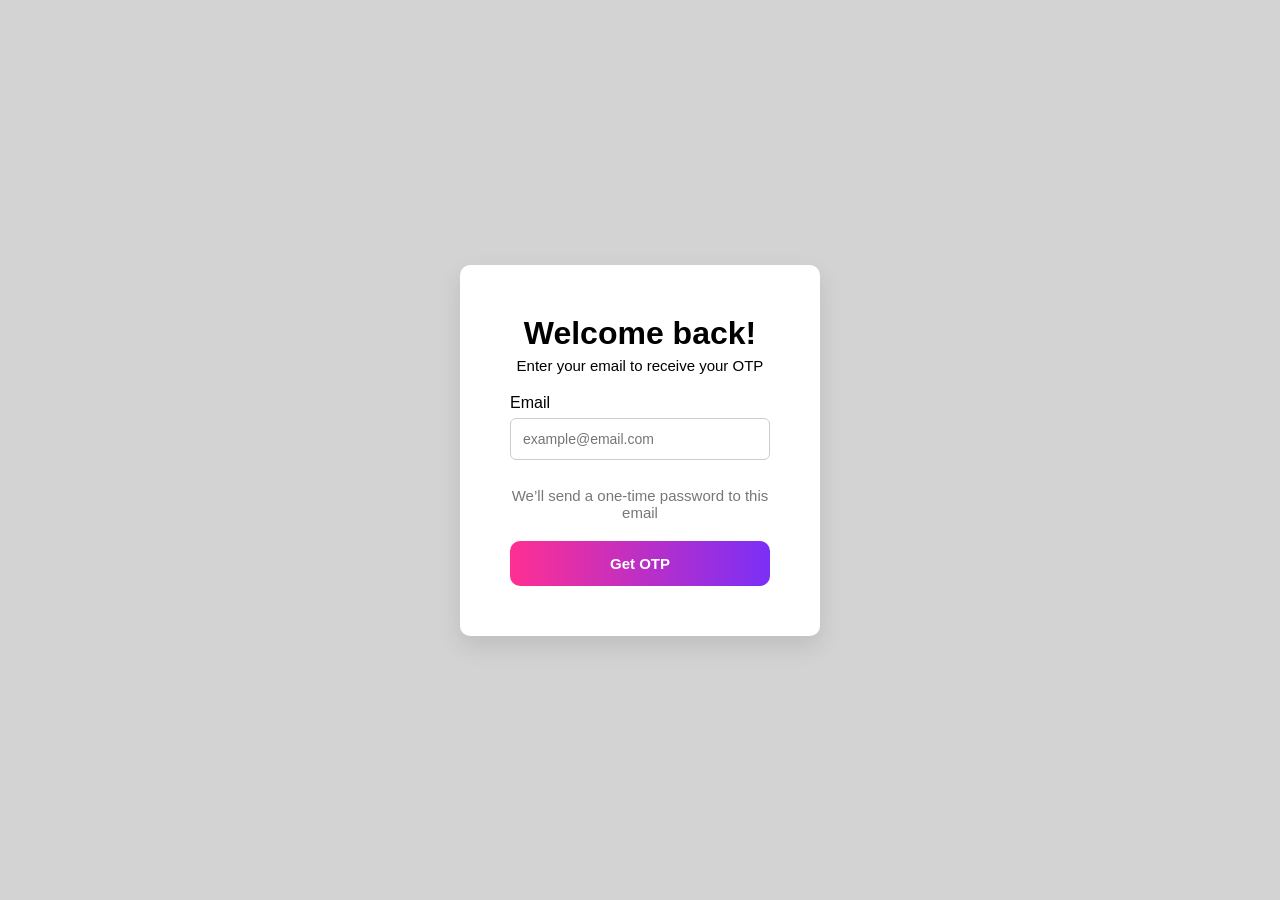
<file: login.html>
<!DOCTYPE html>
<html lang="en">
<head>
  <meta charset="UTF-8" />
  <title>Login</title>
  <link rel="stylesheet" href="login.css" />
</head>
<body>

  <div id="login-card"  >
    <h1>Welcome back!</h1>
    <p>Enter your email to receive your OTP</p>

    <label for="email">Email</label>
    <input type="email" id="email" placeholder="example@email.com" />
    <p id="emailhelper" > We’ll send a one-time password to this email</p>

    <button id="getotpbtn">Get OTP</button>
  </div>
  <div id="otp-card"  class="hidden" >
    <h1> Enter the OTP sent to your email</h1>
    <div id="otpbox">
    <input class="otpinput" maxlength="1">
    <input class="otpinput" maxlength="1">
    <input class="otpinput" maxlength="1">
    <input class="otpinput" maxlength="1">
    </div>
  
    <button>Login</button>
    <p>Didn't receive OTP ?<span id="resendotp" class="Resend "> Resend OTP  (<span id="timer">30</span>s)</span></p>

  </div>
  <script src="login.js"></script>

</body>
</html>
</file>
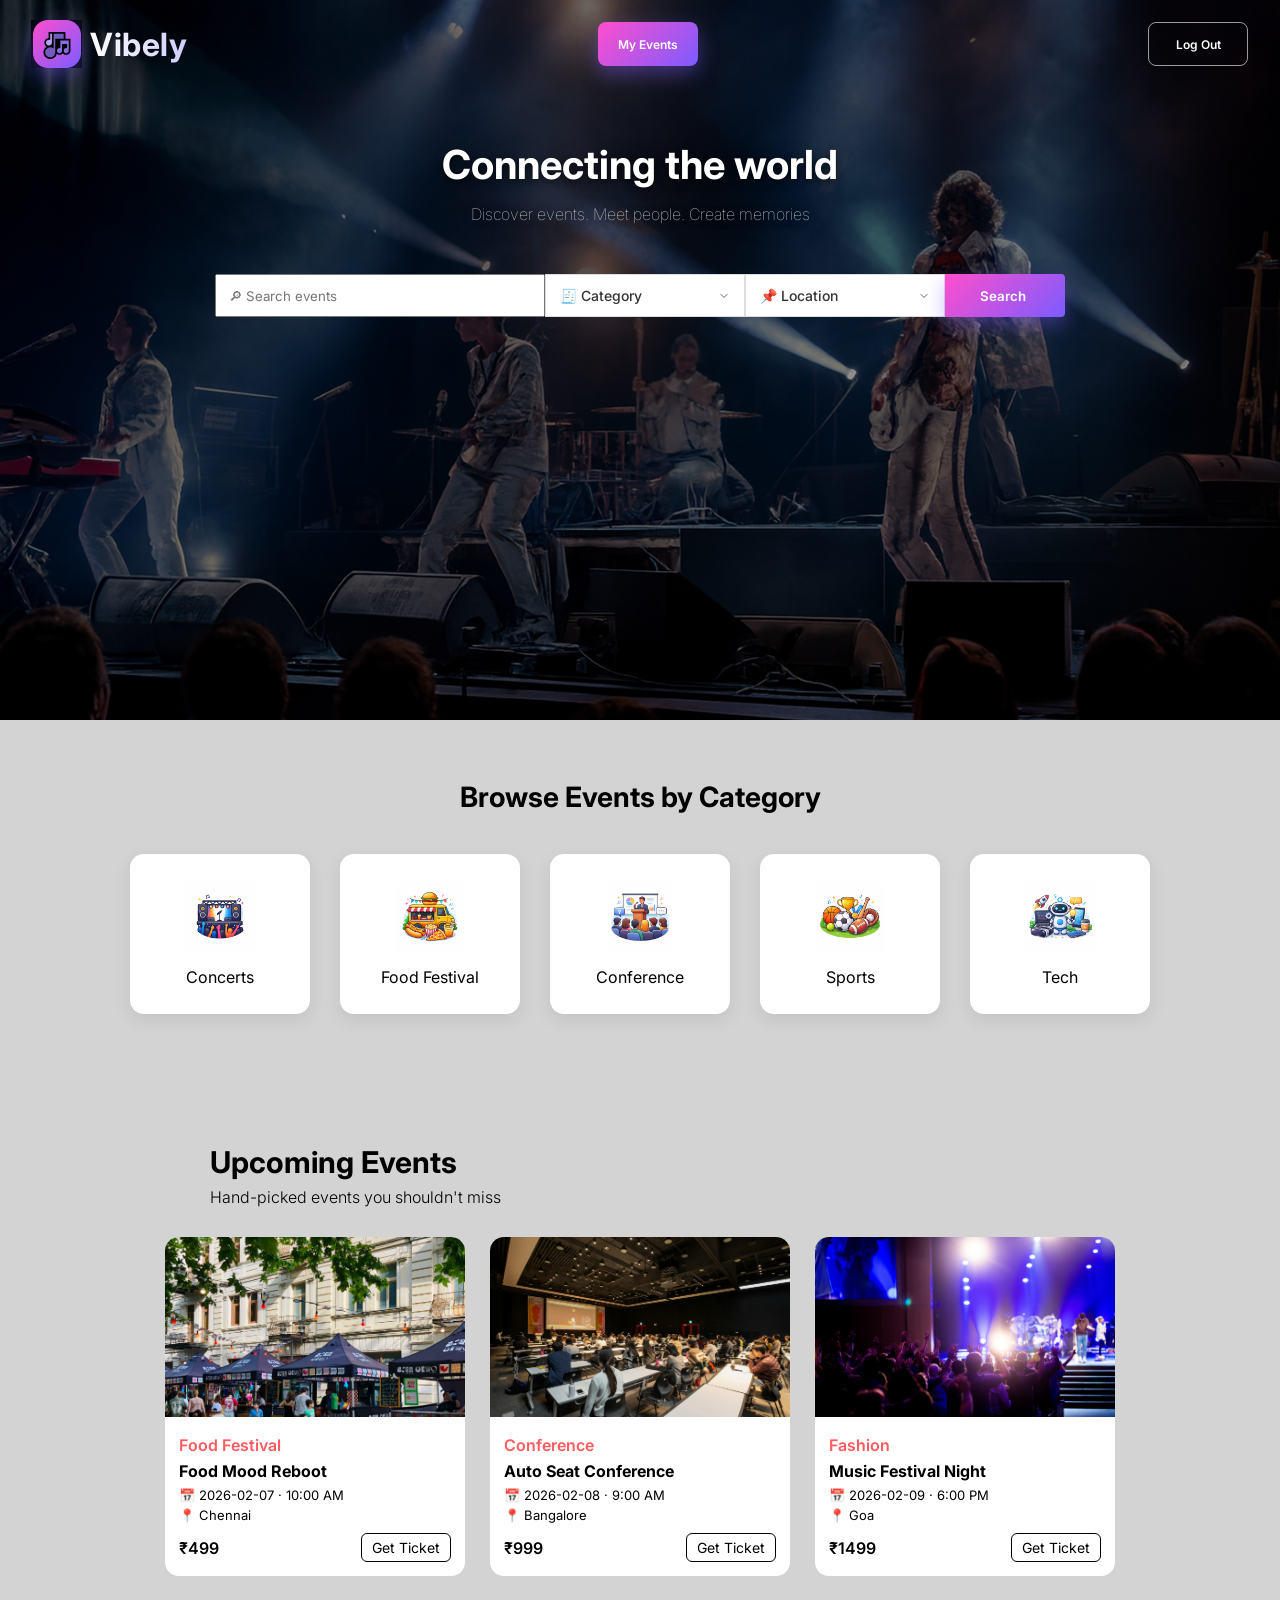
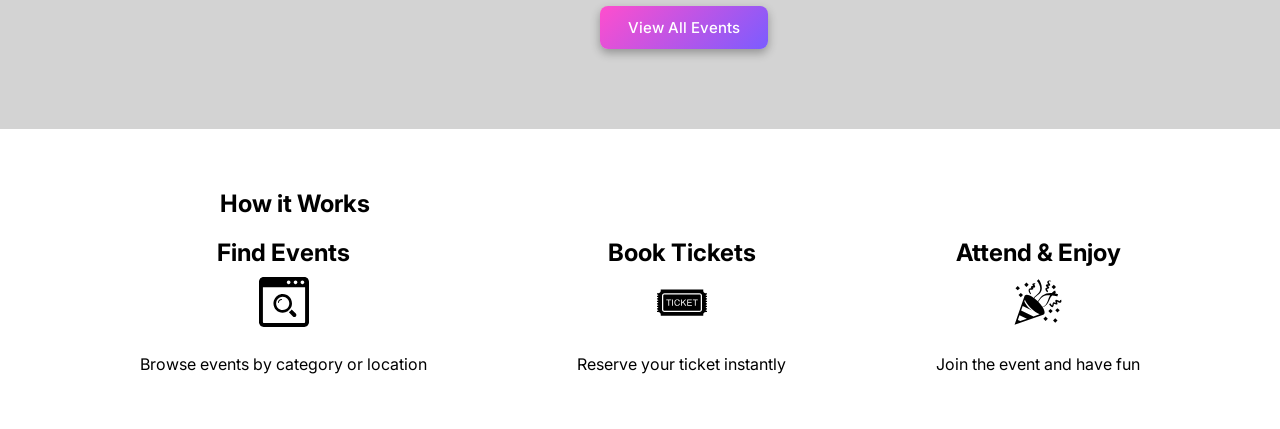
<file: mainpageUI/mainpage.html>
<!DOCTYPE html>
<html lang="en">
<head>
    <meta charset="UTF-8">

    <meta name="viewport" content="width=device-width, initial-scale=1.0">
    <title>Document</title>
    <link rel="stylesheet" href="mainpage.css">
    <link href="https://fonts.googleapis.com/css2?family=Inter:wght@400;500;600;700&display=swap" rel="stylesheet">

</head>
<body>
<section class="hero">
  
            <div class="topbar">
               <div class="vibely-logo">
                   <div class="vibely-icon">
                    <img src="../images/logonew.png" alt="">
                   </div>
                     <div class="vibely-text">Vibely</div>
              </div>
               <button class="myeventsbtn" type="button">My Events</button>
      <a href="../loginUI/emailcard.html" class="LogOut">Log Out</a>

       
         </div>
  <div class="herocontent">

        <h1>Connecting the world</h1>
        <p >
            Discover events. Meet people. Create memories
        </p>
        <form  action="" method="" >
        <div class="search-box">
          
        <input  name="search" type="text" placeholder=" 🔎︎ Search events">

    <select name="category" class="dropdown">
        <option value="" disabled selected hidden>🧾 Category</option>
          <option value="concert">Concert</option>
           <option value="Foodfestival">Food Festival</option>
            <option value="conference">Conference</option>
             <option value="sports">Sports</option>
              <option value="tech">Tech</option>
       </select>  

       <select name="location" class="dropdown">
        <option value="" disabled selected hidden>📌 Location</option>
        
          <option value="chennai">Ambathur</option>
           <option value="bangalore">RedHills</option>
            <option value="goa">Koyambedu</option>
             <option value="mumbai">Porur</option>
              <option value="delhi">Mylapore</option>
        
       </select>        
        <button class="searchbtn" type="submit">Search</button>
        
        </div>
        </form>
        
    </div>
</section>

    <!-- Browse Category Section -->
<section class="categories">
  <h2>Browse Events by Category</h2>

  <div class="category-container">
    
    <div class="category-card">
      <img src="../images/concert category.png" alt="Concerts">
      <p>Concerts</p>
    </div>

    <div class="category-card">
      <img src="../images/food category.png" alt="Food Festival">
      <p>Food Festival</p>
    </div>

    <div class="category-card">
      <img src="../images/conference category.png" alt="Conference">
      <p>Conference</p>
    </div>

    <div class="category-card">
      <img src="../images/Sports category.png" alt="Sports">
      <p>Sports</p>
    </div>

    <div class="category-card">
      <img src="../images/techcategory.png" alt="Tech">
      <p>Tech</p>
    </div>

  </div>
</section>



<section class="eventlist">
  <h1 class="eventlist-title">Upcoming Events</h1>
  <p class="eventlist-subtitle">Hand-picked events you shouldn't miss</p>

  <div class="events">

    <!-- Event 1 -->
    <div class="eventcard">
      <img src="../images/foodevent.jpg" alt="">
      <div class="eventcard-body">
        <span class="event-category">Food Festival</span>
        <h3 class="event-name">Food Mood Reboot</h3>
        <p class="event-date">📅 2026-02-07 · 10:00 AM</p>
        <p class="event-location">📍 Chennai</p>
        <div class="cardfooter">
          <span class="event-price">₹499</span>
          <button class="ticket-btn">Get Ticket</button>
        </div>
      </div>
    </div>

    <!-- Event 2 -->
    <div class="eventcard">
      <img src="../images/conferenceEvent.jpg" alt="">
      <div class="eventcard-body">
        <span class="event-category">Conference</span>
        <h3 class="event-name">Auto Seat Conference</h3>
        <p class="event-date">📅 2026-02-08 · 9:00 AM</p>
        <p class="event-location">📍 Bangalore</p>
        <div class="cardfooter">
          <span class="event-price">₹999</span>
          <button class="ticket-btn">Get Ticket</button>
        </div>
      </div>
    </div>

    <!-- Event 3 -->
    <div class="eventcard">
      <img src="../images/concertevent.jpg" alt="">
      <div class="eventcard-body">
        <span class="event-category">Fashion</span>
        <h3 class="event-name">Music Festival Night</h3>
        <p class="event-date">📅 2026-02-09 · 6:00 PM</p>
        <p class="event-location">📍 Goa</p>
        <div class="cardfooter">
          <span class="event-price">₹1499</span>
          <button class="ticket-btn">Get Ticket</button>
        </div>
      </div>
    </div>

  </div>
</section>


    <button class="alleventsbtn" type="button">View All Events</button>
  
</section>

<!--  How it Works -->
<section class="footersection">
  <h1>How it Works</h1>
 <footer>
  <div>
    <h2>Find Events</h2>
    <img src="../images/searchicon (2).svg" class="footericons">
    <p>Browse events by category or location</p>
  </div>

  <div>
    <h2>Book Tickets</h2>
     <img src="../images/ticketicon.svg" class="footericons">
    <p>Reserve your ticket instantly</p>
  </div>

  <div>
    <h2>Attend & Enjoy</h2>
     <img src="../images/partyicon (1).svg" class="footericons">
    <p>Join the event and have fun</p>
  </div>
 </footer>
</section>

</body>
</html>
</file>
<file: login.css>
* {
  margin: 0;
  padding: 0;
  box-sizing: border-box;
  font-family: 'Inter', sans-serif;
}

body {
height: 100vh;
display: flex;
justify-content: center;
align-items: center;
background-color: lightgray;
}
#login-card{
    background-color: white;
    width: 360px;
    border-radius:10px;
    padding: 50px;
    box-shadow: 0 10px 25px rgba(0,0,0,0.1);

}
#login-card h1{
    text-align: center;
    margin-bottom: 5px;
}
#login-card p{
    text-align: center;
    margin-bottom: 20px;
    font-size: 15px;
}

 #login-card input {
  width: 100%;
  padding: 12px;
  margin-top: 6px;
    margin-bottom: 20px;
  border-radius: 6px;
  border: 1px solid #ccc;
  font-size: 14px;
}
#login-card input:focus{
    outline: none;
    border-color: #9b59b6;
}
 #login-card button {
    width: 100%;
    padding: 14px;
    border: none;
    border-radius: 10px;
    font-size: 15px;
    font-weight: bold;
    color: white;
    background: linear-gradient(90deg,#ff2f92,#7b2ff7);
}
button:hover{
    opacity: 0.9;
    cursor: pointer;
}
.hidden{
    display: none;
}
 #emailhelper{
  font-size: 15px;
  color: #777;
  margin-top: 7px;
  margin-bottom: 10px;
 }

#otp-card{
    width: 420px;
    height: 330px;
    background-color: white;
    padding: 20px;
    border-radius: 15px;
    border: 1px solid #ccc;
  
}
#otp-card h1{
 font-size:22px;
 margin-left:15px;
 margin-top: 5px;
}
#otpbox {
  display: flex;
  justify-content: center;
  gap: 10px;
  margin: 20px 0;
}

#otpbox input {
  width: 45px;
  height: 45px;
  text-align: center;
  font-size: 20px;

  border: 1px solid #e5e7eb;
  border-radius: 8px;
  box-shadow: 0 3px 3px rgba(0,0,0,0.05);
} 

#otp-card button{
  width: 90%;
  height: 40px;
  margin: 20px 20px;
  border-radius: 10px;
  border: none;
font-size: 15px;
    font-weight: bold;
    color: white;
  background: linear-gradient(90deg,#ff2f92,#7b2ff7); 
}
 .Resend{
  color: #007bff;
  cursor: pointer;
  margin-left: 10px;
 }
 .Resend.disabled{
  color: grey;
  cursor: not-allowed;
 }

 #timer{
  margin-left: 5px;
 }

 #otp-card p{
  margin-top: 18px;
  margin-left: 35px;
 
 }
 #getotpbtn :disabled{
  opacity: 0.5;
  cursor: not-allowed;
 }
</file>
<file: mainpageUI/mainpage.css>
/* GLOBAL STYLES */
* {
    margin: 0;
    padding: 0;
    box-sizing: border-box;
    font-family: "Inter", system-ui, -apple-system, BlinkMacSystemFont, "Segoe UI", "Apple Color Emoji", "Segoe UI Emoji", "Segoe UI Symbol", sans-serif;
}

/* Body background */
body {
    background-color: lightgray;
}

/* HERO SECTION */
.hero {
    position: relative;
    background-image: url('../images/concertBackground.png');
    background-size: cover;
    background-repeat: no-repeat;
    background-position: center;
    height: 80vh;
    display: flex;
    justify-content: center;
    
}

/* Overlay on hero */
.hero::after {
    content: "";
    position: absolute;
    inset: 0;
    background: rgba(0, 0, 0, 0.35);
    z-index: 1;
}

/* Hero content */
.herocontent {
    position: relative;
    z-index: 2;
    color: white;
    max-width: 900px;
    margin: 0 auto;
    text-align: center;
    padding-top: 10px;
}

/* Hero heading */
.herocontent h1 {
    padding-top: 130px;
    font-size: 40px;
    font-weight: 700;
    color: #ffffff;
    text-shadow: 0 3px 10px rgba(0, 0, 0, 0.7);
}

/* Hero paragraph */
.herocontent p {
    padding-top: 15px;
    font-size: 16px;
    font-weight: 100;
    color: #f1f1f1;
    text-shadow: 0 2px 8px rgba(0, 0, 0, 0.7);
    max-width: 550px;
    margin: 0 auto;
}

/*TOPBAR */
.topbar {
    display: flex;
    align-items: center;
    justify-content: space-between;
    width: 100%;
    padding: 20px 32px;
    position: absolute;
    margin-top: 0;
    margin-left: 0;
    z-index: 3;
}

/* Logout button */
.LogOut {
    width: 100px;
    height: 44px;
    padding: 6px 12px;
    display: inline-flex;
    align-items: center;
    justify-content: center;
    text-decoration: none;

    font-size: 12px;
    font-weight: 600;
    cursor: pointer;
    color: #fff;
    border: 1px solid rgba(255, 255, 255, 0.6);
    border-radius: 8px;
    background: transparent;
    transition: all 0.3s ease;
}


.LogOut:hover {
    background: rgba(255, 255, 255, 0.1);
}

/* Logo container */
.vibely-logo {
    display: flex;
    align-items: center;
    gap: 10px;
    cursor: default;
}

/* Logo icon */
.vibely-icon {
    width: 48px;
    height: 48px;
    border-radius: 15px;
    background: linear-gradient(135deg, #ff4ecd, #7b5cff);
    font-size: 24px;
    display: flex;
    align-items: center;
    justify-content: center;
    box-shadow: 0 8px 20px rgba(123, 92, 255, 0.4);
}

/* Logo text gradient */
.vibely-text {
    font-size: 32px;
    font-weight: 700;
    letter-spacing: 0.5px;
    background: linear-gradient(90deg, #ffffff, #cfcfff);
    -webkit-background-clip: text;
    /* Show the background only inside the text */
    -webkit-text-fill-color: transparent;
    /* Remove default text color */
}

/*SEARCH BOX */
.search-box {
    display: flex;
    padding-top: 50px;
}

.herocontent input {
    padding: 8px;
    width: 330px;
}

.dropdown {
    padding: 8px;
    width: 200px;
    
  appearance: none;              /* Remove browser default style */
  -webkit-appearance: none;/* same thing  but for chrome and safari*/
  -moz-appearance: none;    /* same thing but for firefox*/
  padding: 12px 40px 12px 14px;

  font-size: 14px;
  font-weight: 500;
  color: #333;
  background-color: #fff;
  border: 1px solid #ddd;
  cursor: pointer;
  outline: none;
   background-image: url("data:image/svg+xml,%3Csvg xmlns='http://www.w3.org/2000/svg' width='12' height='12' viewBox='0 0 24 24' fill='none' stroke='%23666' stroke-width='2' stroke-linecap='round' stroke-linejoin='round'%3E%3Cpolyline points='6 9 12 15 18 9'/%3E%3C/svg%3E");
   background-repeat: no-repeat;
   background-position:  right 14px center ;
}
.dropdown:focus {
  border-color: #b86cff;
  box-shadow: 0 0 0 2px rgba(184, 108, 255, 0.2);
}
.dropdown option{
    color: #333;
    background-color: #fff;
}

.searchbtn {
    padding: 8px;
    width: 120px;
    padding-left: 3px;
    background: linear-gradient(135deg, #ff4ecd, #7b5cff);
    box-shadow: 0 8px 20px rgba(123, 92, 255, 0.4);
    color: #fff;
    font-weight: 600;
    border: none;
    cursor: pointer;
    border-top-right-radius: 4px;
    border-bottom-right-radius: 4px;
    transition: all 0.3s ease;
}

.searchbtn:hover {
    box-shadow: 0 6px 16px rgba(0, 0, 0, 0.15);
}

/* MY EVENTS BUTTON */
.myeventsbtn {
    background: linear-gradient(135deg, #ff4ecd, #7b5cff);
    padding: 6px 12px;
    width: 100px;
    height: 44px;
    font-weight: 600;
    font-size: 12px;
    cursor: pointer;
    border: none;
    border-radius: 8px;
    color: #fff;
    box-shadow: 0 8px 20px rgba(123, 92, 255, 0.4);
    transition: all 0.3s ease;
    margin-right: 40px;
}

.myeventsbtn:hover {
    box-shadow: 0 6px 16px rgba(0, 0, 0, 0.15);
}


/* EVENT CATEGORY DIV*/


/* event category card */
.categories{
   
    padding: 60px 20px;
    text-align: center;
}
.categories h2{
    font-size: 28px;
    font-weight: 600px;
    margin-bottom: 40px;
}
.category-container{
    display: flex;
    justify-content: center;
    gap: 30px;
}
.category-card{
    width: 180px;
    height: 160px;
    border-radius: 14px;
    cursor: pointer;
    display:flex;
    flex-direction: column;
    align-items: center;
    justify-content: center;
    padding: 20px;
   transition: transform 0.3s ease, box-shadow 0.3s ease;
    box-shadow: 0 6px 18px rgba(0,0,0,0.08);
    background-color: #fff;
}
.category-card:hover {
    transform: translateY(-8px);
    box-shadow: 0 12px 30px rgba(0, 0, 0, 0.15);
}
.category-card:hover p{
    color: purple;
}
.category-card img{
    width: 70px;
    height: 70px;
    object-fit: contain;
    margin-bottom: 15px;

}

.category-card p{
    font-size: 16px;
    font-weight: 500px;
    margin: 0;
}

/* event cards conatainer */
.eventlist {
    margin-top: 70px;
}

.eventlist-title {
    font-size: 30px;
    margin-left: 210px;
}

.eventlist-subtitle {
    margin-left: 210px;
    margin-top: 7px;
    margin-bottom: 10px;
    font-weight: 300;
}

.events {
    display: flex;
    flex-wrap: wrap;
    gap: 25px;
    justify-content: center;
    margin-top: 30px;
}

.eventcard {
    width: 300px;
    border-radius: 14px;
    background-color: #fff;
    overflow: hidden;
    transition: transform 0.25s ease, box-shadow 0.25s ease;
}

.eventcard:hover {
    transform: translateY(-6px);
    box-shadow: 0 12px 28px rgba(0, 0, 0, 0.17);
}

.eventcard img {
    width: 100%;
    height: 180px;
    object-fit: cover;
}

.eventcard-body {
    padding: 14px;
}

.event-category {
    font: 13px;
    font-weight: 600;
    color: #ff5a5f;
    
}

.event-name {
    font-size: 16px;
    margin: 6px 0;
}

.event-date,
.event-location {
    font-size: 13px;
    margin: 4px 0;
}

.cardfooter {
    display: flex;
    justify-content: space-between;
    align-items: center;
    margin-top: 10px;
}

.event-price {
    font-weight: 600;
}

.ticket-btn {
    border: 1px solid #000;
    padding: 5px 10px;
    background: transparent;
    cursor: pointer;
    font-size: 14px;
    transition: background 0.2s ease, color 0.2s ease;
    border-radius: 6px;
}

.ticket-btn:hover {
    /*background: #000;*/
     background: linear-gradient(135deg, #ff4ecd, #7b5cff);
    color: #fff;
    border: none;
}

.alleventsbtn {
    margin-top: 30px;
    margin-left: 600px;
    padding: 12px 28px;
   /* background-color: #1a73e8;*/
     background: linear-gradient(135deg, #ff4ecd, #7b5cff);
    color: #fff;
    border: none;
    border-radius: 8px;
    font-size: 15px;
    font-weight: 500;
    font-family: 'Inter', sans-serif;
    transition: transform 0.3s ease, background 0.3s ease;
    box-shadow: 0 4px 10px rgba(0, 0, 0, 0.3);
    cursor: pointer;
}

.alleventsbtn:hover {
    background-color: #155ab6;
    transform: translateY(-3);
    box-shadow: 0 6px 12px rgba(0, 0, 0, 0.15);
}

/* footer styling */
.footersection {
    width: 100%;
    height: 300px;
    padding: 20px;
    background-color: #fff;
    margin-top: 80px;
    padding-top: 60px;
}

.footersection h1 {
    margin-left: 200px;
}

footer {
    display: flex;
    justify-content: center;
    gap: 150px;
    text-align: center;
    margin-top: 20px;
}

.footericons {

    width: 50px;
    height: 50px;
    border-radius: 4px;
   margin-top: 10px;
}

footer p {
  
    margin-top: 23px;
}


/* Responsive Design*/


/*Background image .hero*/
@media (max-width:768px){
    .hero{
       min-height: 80vh;
    background-position: center 30%;
    }
}

 /*h1 inside herocontent container */
@media (max-width:768px){
    .herocontent h1{
        font-size: 28px;
        padding-top: 70px;
    }
    .herocontent p{
        font-size: 14px;
    }
}
/* searchbox and its elements*/
@media (max-width:900px){
    .search-box{
        flex-wrap: wrap;
        gap: 12px;
        justify-content: center;
    }
    .herocontent input,.dropdown,.searchbtn{
        width: 100%;
        max-width: 380px;
    }
    .dropdown{
        padding: 4px;
    }
}
/* topbar and its elements*/
@media (max-width:768px){
    .topbar{
        padding: 16px;
    }
    .LogOut,.myeventsbtn{
        width: auto;
        height: 38px;
        font-size: 11px;
        padding: 6px 10px;

    }
    .vibely-text{
        font-size: 22px;
    }


}
/* h2  inside categories container */
@media (max-width:768px){
    .categories h2{
font-size: 26px;
    
    }
}
/*category-container and category-card*/
@media (max-width:900px){
 .category-container{
    flex-wrap: wrap;
    padding: 40px 20px;
 }
 .category-card{
    width: 140px;
    height: 140px;
 }
}
/* Event Title and subtitle*/
@media (max-width:1024px){
    .eventlist-subtitle,.eventlist-title{
       margin: 0;
        text-align: center;
    }
}
/*Events  container and eventcard*/
@media (max-width:768px){
    .events{
        gap: 20px;
    }
    .eventcard{
        width: 90%;
        max-width: 320px;
    }

}
/* allEvents Button*/
@media (max-width: 1024px) {
  .alleventsbtn {
    margin-left: auto;
    margin-right: auto;
    display: block;
  }
}

/*footer */
@media (max-width:900px){
    footer{
        flex-wrap: wrap;
        gap: 40px;
    }
    footer h1{
        margin: 0;
        text-align: center;
    }
    .footersection{
        width: auto;
        height: auto;
    }
}
</file>
